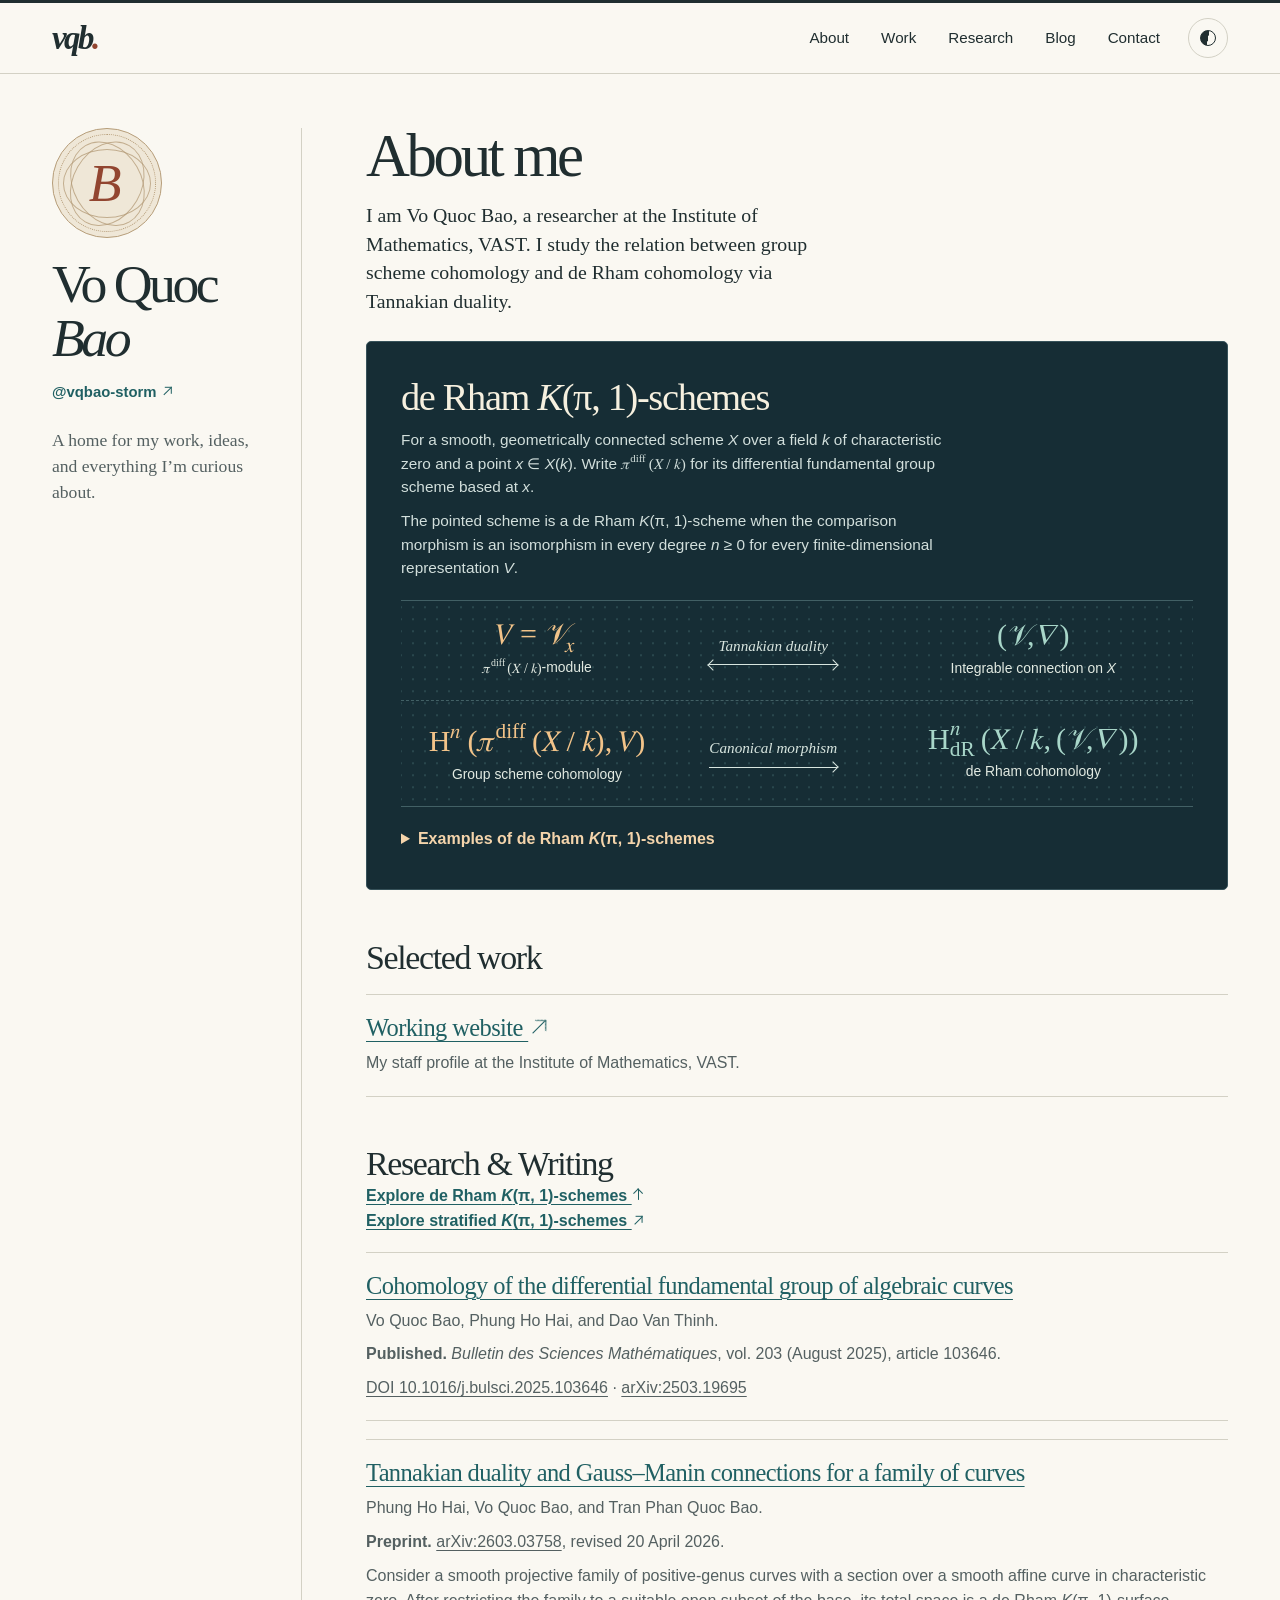
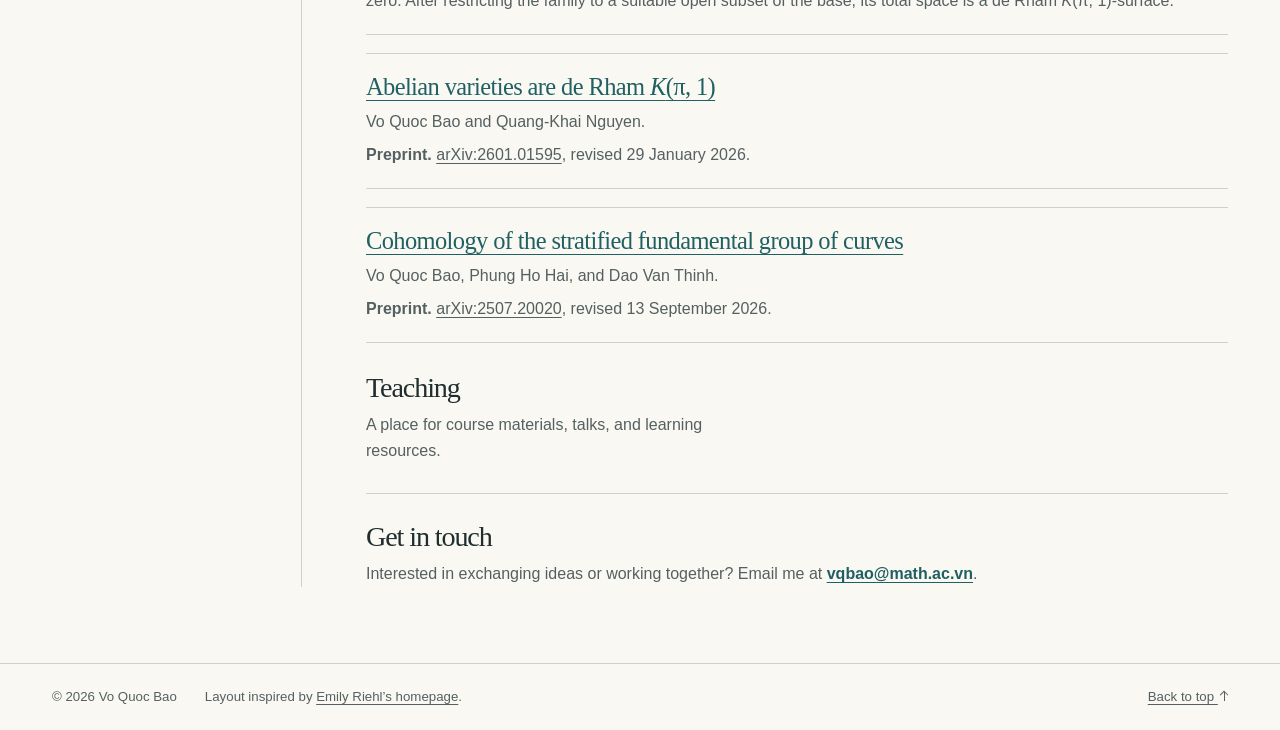
<file: index.html>
<!doctype html>
<html lang="en" id="top">
<head>
  <meta charset="utf-8">
  <meta name="viewport" content="width=device-width, initial-scale=1">
  <meta name="color-scheme" content="light dark">
  <meta name="description" content="Vo Quoc Bao’s personal website for mathematics, projects, research, and teaching.">
  <title>Vo Quoc Bao · Personal homepage</title>
  <link rel="icon" href="favicon.svg" type="image/svg+xml">
  <link rel="stylesheet" href="styles.css">
  <script src="main.js" defer></script>
</head>
<body>
  <a class="skip-link" href="#main">Skip to content</a>
  <header class="masthead">
    <div class="shell header-row">
      <a href="#top" class="signature" aria-label="Vo Quoc Bao, home">vqb<span>.</span></a>
      <nav id="navigation" class="site-nav" aria-label="Main navigation">
        <a href="#about">About</a>
        <a href="#work">Work</a>
        <a href="#publications">Research</a>
        <a href="#teaching">Blog</a>
        <a href="#contact">Contact</a>
      </nav>
      <div class="header-actions">
        <button class="theme-button" id="theme" type="button" aria-label="Switch color theme" title="Switch color theme" hidden>
          <span class="theme-icon" aria-hidden="true"></span>
        </button>
        <button class="menu-button" id="menu" type="button" aria-expanded="false" aria-controls="navigation" hidden>Menu</button>
      </div>
    </div>
  </header>

  <main class="layout shell" id="main">
    <header class="profile">
      <div class="profile-content">
        <div class="bookplate" aria-hidden="true">
          <span class="seal-ring"></span><span class="seal-ring"></span><span class="seal-ring"></span>
          <span class="seal-letter">B</span>
        </div>
        <div class="identity">
          <h1>Vo Quoc <em>Bao</em></h1>
          <a class="profile-link" href="https://github.com/vqbao-storm">@vqbao-storm <span class="link-arrow" aria-hidden="true"></span></a>
        </div>
        <p class="profile-note">A home for my work, ideas, and everything I’m curious about.</p>
      </div>
    </header>

    <div class="reading-column">
      <section id="about" aria-labelledby="about-title">
        <h2 id="about-title" class="opening-title">About me</h2>
        <p class="introduction">I am Vo Quoc Bao, a researcher at the Institute of Mathematics, VAST. I study the relation between group scheme cohomology and de Rham cohomology via Tannakian duality.</p>

        <figure class="comparison-plate" id="cohomology-comparison" aria-labelledby="comparison-title">
          <figcaption>
            <h3 id="comparison-title">de Rham <i>K</i>(π, 1)-schemes</h3>
            <p>For a smooth, geometrically connected scheme <i>X</i> over a field <i>k</i> of characteristic zero and a point <i>x</i> ∈ <i>X</i>(<i>k</i>). Write <math aria-label="pi diff of X over k"><msup><mi>π</mi><mtext>diff</mtext></msup><mo>(</mo><mi>X</mi><mo>/</mo><mi>k</mi><mo>)</mo></math> for its differential fundamental group scheme based at <i>x</i>.</p>
            <p>The pointed scheme is a de Rham <i>K</i>(π, 1)-scheme  when the comparison morphism is an isomorphism in every degree <i>n</i> ≥ 0 for every finite-dimensional representation <i>V</i>.</p>
          </figcaption>

          <div class="comparison-diagram">
            <div class="comparison-row">
              <div class="comparison-term">
                <math aria-label="V equals the fiber of the bundle script V at x"><mi>V</mi><mo>=</mo><msub><mi mathvariant="normal">𝒱</mi><mi>x</mi></msub></math>
                <span><math style="font-size: 1em; color: inherit" aria-label="pi diff of X over k"><msup><mi>π</mi><mtext>diff</mtext></msup><mo>(</mo><mi>X</mi><mo>/</mo><mi>k</mi><mo>)</mo></math>-module</span>
              </div>
              <div class="comparison-bridge"><span>Tannakian duality</span><i class="map-line two-way" aria-hidden="true"></i></div>
              <div class="comparison-term">
                <math aria-label="The bundle script V with integrable connection nabla"><mo>(</mo><mi mathvariant="normal">𝒱</mi><mo>,</mo><mi>∇</mi><mo>)</mo></math>
                <span>Integrable connection on <i>X</i></span>
              </div>
            </div>
            <div class="comparison-row">
              <div class="comparison-term">
                <math aria-label="Degree n group scheme cohomology of pi diff of X over k with coefficients in V"><msup><mi mathvariant="normal">H</mi><mi>n</mi></msup><mo>(</mo><msup><mi>π</mi><mtext>diff</mtext></msup><mo>(</mo><mi>X</mi><mo>/</mo><mi>k</mi><mo>)</mo><mo>,</mo><mi>V</mi><mo>)</mo></math>
                <span>Group scheme cohomology</span>
              </div>
              <div class="comparison-bridge"><span>Canonical morphism</span><i class="map-line" aria-hidden="true"></i></div>
              <div class="comparison-term">
                <math aria-label="Degree n de Rham cohomology of X over k with coefficients in script V and nabla"><msubsup><mi mathvariant="normal">H</mi><mtext>dR</mtext><mi>n</mi></msubsup><mo>(</mo><mi>X</mi><mo>/</mo><mi>k</mi><mo>,</mo><mo>(</mo><mi mathvariant="normal">𝒱</mi><mo>,</mo><mi>∇</mi><mo>)</mo><mo>)</mo></math>
                <span>de Rham cohomology</span>
              </div>
            </div>
          </div>

          <details class="comparison-example">
            <summary>Examples of de Rham <i>K</i>(π, 1)-schemes</summary>
            <p>Smooth projective curves of positive genus satisfy this property. See our <a href="#paper-curves">published article on algebraic curves</a>.</p>
            <p>Abelian varieties satisfy it in every dimension. See our <a href="#paper-abelian">preprint on abelian varieties</a>.</p>
            <p>Certain surfaces arising from families of positive-genus curves also satisfy it. See the hypotheses in our <a href="#paper-surfaces">preprint on Gauss–Manin connections</a>.</p>
          </details>
        </figure>
      </section>

      <section class="work-section" id="work" aria-labelledby="work-title">
        <h2 id="work-title">Selected work</h2>
        <article class="work-entry">
          <div>
            <h3><a href="https://math.ac.vn/staff/vo-quoc-bao">Working website <span class="link-arrow" aria-hidden="true"></span></a></h3>
            <p>My staff profile at the Institute of Mathematics, VAST.</p>
          </div>
        </article>
      </section>

      <section class="work-section" id="publications" aria-labelledby="publications-title">
        <h2 id="publications-title">Research &amp; Writing</h2>
        <p><a class="inline-link" href="#cohomology-comparison">Explore de Rham <i>K</i>(π, 1)-schemes <span class="link-arrow up" aria-hidden="true"></span></a></p>
        <p><a class="inline-link" href="stratified-k-pi-1.html">Explore stratified <i>K</i>(π, 1)-schemes <span class="link-arrow" aria-hidden="true"></span></a></p>

        <article class="work-entry" id="paper-curves">
          <h3><a href="https://doi.org/10.1016/j.bulsci.2025.103646">Cohomology of the differential fundamental group of algebraic curves</a></h3>
          <p>Vo Quoc Bao, Phung Ho Hai, and Dao Van Thinh.</p>
          <p><strong>Published.</strong> <cite>Bulletin des Sciences Mathématiques</cite>, vol. 203 (August 2025), article 103646.</p>
          <p><a href="https://doi.org/10.1016/j.bulsci.2025.103646">DOI 10.1016/j.bulsci.2025.103646</a> · <a href="https://arxiv.org/abs/2503.19695">arXiv:2503.19695</a></p>
        </article>

        <article class="work-entry" id="paper-surfaces">
          <h3><a href="https://arxiv.org/abs/2603.03758">Tannakian duality and Gauss–Manin connections for a family of curves</a></h3>
          <p>Phung Ho Hai, Vo Quoc Bao, and Tran Phan Quoc Bao.</p>
          <p><strong>Preprint.</strong> <a href="https://arxiv.org/abs/2603.03758">arXiv:2603.03758</a>, revised 20 April 2026.</p>
          <p>Consider a smooth projective family of positive-genus curves with a section over a smooth affine curve in characteristic zero. After restricting the family to a suitable open subset of the base, its total space is a de Rham <i>K</i>(π, 1)-surface.</p>
        </article>

        <article class="work-entry" id="paper-abelian">
          <h3><a href="https://arxiv.org/abs/2601.01595">Abelian varieties are de Rham <i>K</i>(π, 1)</a></h3>
          <p>Vo Quoc Bao and Quang-Khai Nguyen.</p>
          <p><strong>Preprint.</strong> <a href="https://arxiv.org/abs/2601.01595">arXiv:2601.01595</a>, revised 29 January 2026.</p>
        </article>

        <article class="work-entry" id="paper-stratified-curves">
          <h3><a href="https://arxiv.org/abs/2507.20020">Cohomology of the stratified fundamental group of curves</a></h3>
          <p>Vo Quoc Bao, Phung Ho Hai, and Dao Van Thinh.</p>
          <p><strong>Preprint.</strong> <a href="https://arxiv.org/abs/2507.20020">arXiv:2507.20020</a>, revised 13 September 2026.</p>
        </article>
      </section>

      <div class="academic-sections">
        <section id="teaching" aria-labelledby="teaching-title">
          <h2 id="teaching-title">Teaching</h2>
          <p>A place for course materials, talks, and learning resources.</p>
        </section>
      </div>

      <section class="contact" id="contact" aria-labelledby="contact-title">
        <h2 id="contact-title">Get in touch</h2>
        <p>Interested in exchanging ideas or working together? Email me at <a class="inline-link" href="mailto:vqbao@math.ac.vn">vqbao@math.ac.vn</a>.</p>
      </section>
    </div>
  </main>

  <footer class="footer">
    <div class="shell footer-row">
      <span>© <span id="year">2026</span> Vo Quoc Bao</span>
      <span>Layout inspired by <a href="https://emilyriehl.github.io/">Emily Riehl’s homepage</a>.</span>
      <a class="back-link" href="#top">Back to top <span class="link-arrow up" aria-hidden="true"></span></a>
    </div>
  </footer>
</body>
</html>
</file>
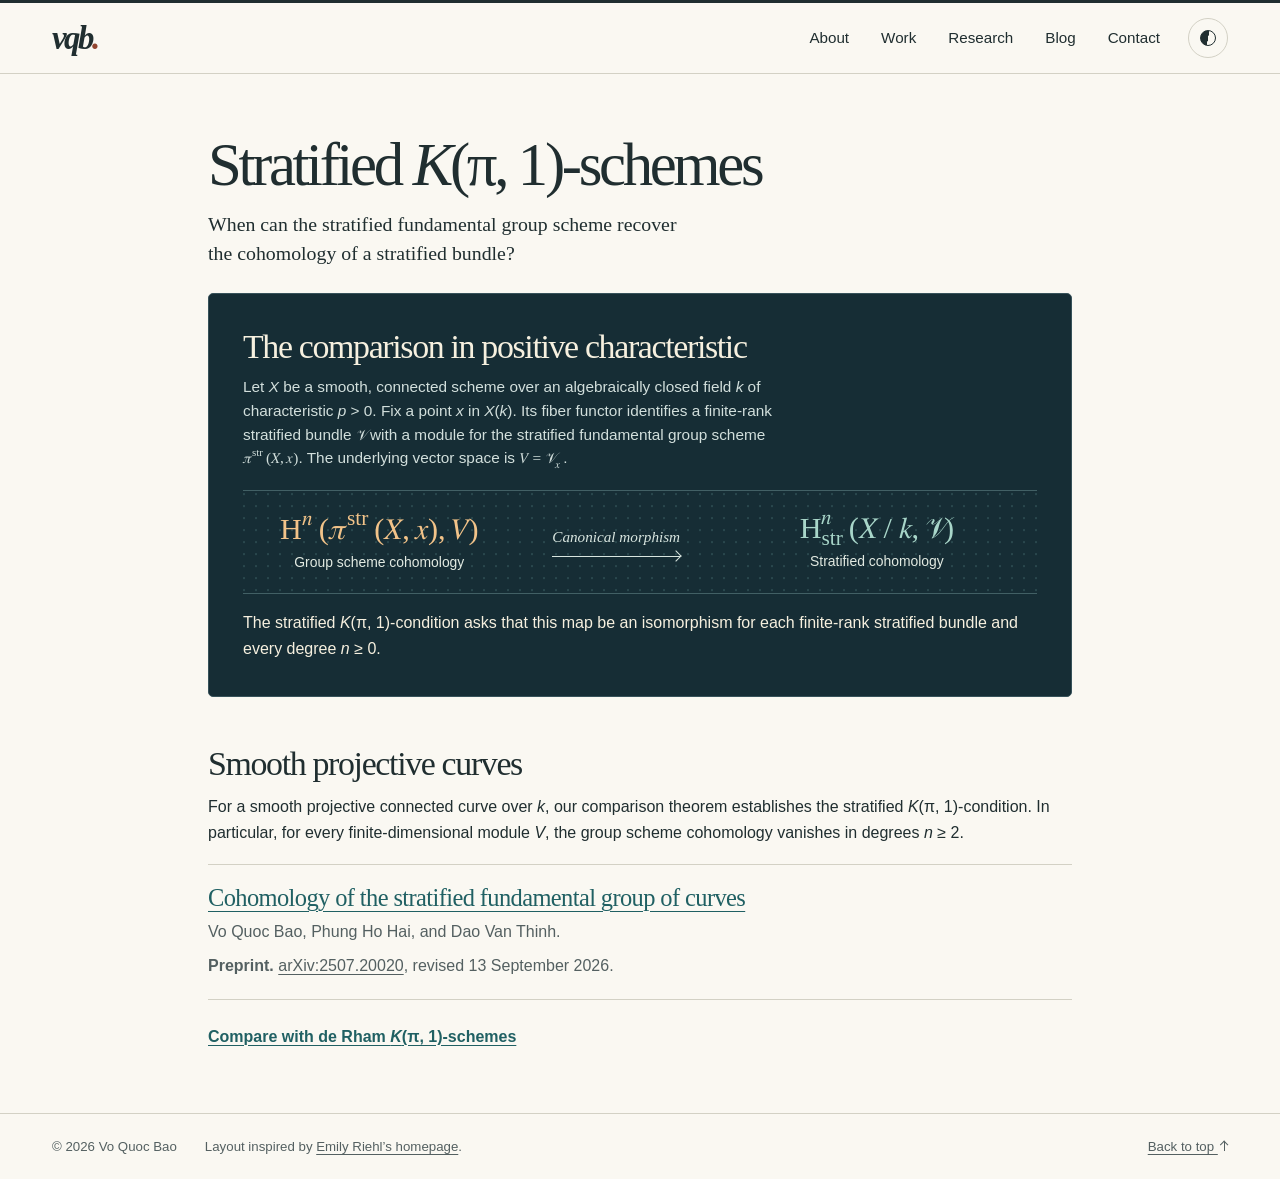
<file: stratified-k-pi-1.html>
<!doctype html>
<html lang="en" id="top">
<head>
  <meta charset="utf-8">
  <meta name="viewport" content="width=device-width, initial-scale=1">
  <meta name="color-scheme" content="light dark">
  <meta name="description" content="Stratified bundles in positive characteristic and their cohomology on smooth projective curves.">
  <title>Stratified K(π, 1)-schemes · Vo Quoc Bao</title>
  <link rel="icon" href="favicon.svg" type="image/svg+xml">
  <link rel="stylesheet" href="styles.css">
  <script src="main.js" defer></script>
</head>
<body>
  <a class="skip-link" href="#main">Skip to content</a>
  <header class="masthead">
    <div class="shell header-row">
      <a href="index.html" class="signature" aria-label="Vo Quoc Bao, home">vqb<span>.</span></a>
      <nav id="navigation" class="site-nav" aria-label="Main navigation">
        <a href="index.html#about">About</a>
        <a href="index.html#work">Work</a>
        <a href="index.html#publications">Research</a>
        <a href="index.html#teaching">Blog</a>
        <a href="index.html#contact">Contact</a>
      </nav>
      <div class="header-actions">
        <button class="theme-button" id="theme" type="button" aria-label="Switch color theme" title="Switch color theme" hidden>
          <span class="theme-icon" aria-hidden="true"></span>
        </button>
        <button class="menu-button" id="menu" type="button" aria-expanded="false" aria-controls="navigation" hidden>Menu</button>
      </div>
    </div>
  </header>

  <main id="main" class="shell" style="max-width: 54rem; padding-block: clamp(2rem, 5vw, 4rem)">
    <h1 class="opening-title">Stratified <i>K</i>(π, 1)-schemes</h1>
    <p class="introduction">When can the stratified fundamental group scheme recover the cohomology of a stratified bundle?</p>

    <figure class="comparison-plate" aria-labelledby="stratified-comparison">
      <figcaption>
        <h2 id="stratified-comparison">The comparison in positive characteristic</h2>
        <p>Let <i>X</i> be a smooth, connected scheme over an algebraically closed field <i>k</i> of characteristic <i>p</i> &gt; 0. Fix a point <i>x</i> in <i>X</i>(<i>k</i>). Its fiber functor identifies a finite-rank stratified bundle 𝒱 with a module for the stratified fundamental group scheme <math aria-label="pi str of X based at x"><msup><mi>π</mi><mtext>str</mtext></msup><mo>(</mo><mi>X</mi><mo>,</mo><mi>x</mi><mo>)</mo></math>. The underlying vector space is <math aria-label="V equals the fiber of script V at x"><mi>V</mi><mo>=</mo><msub><mi mathvariant="normal">𝒱</mi><mi>x</mi></msub></math>.</p>
      </figcaption>
      <div class="comparison-diagram">
        <div class="comparison-row">
          <div class="comparison-term">
            <math aria-label="Degree n group scheme cohomology with coefficients in V"><msup><mi mathvariant="normal">H</mi><mi>n</mi></msup><mo>(</mo><msup><mi>π</mi><mtext>str</mtext></msup><mo>(</mo><mi>X</mi><mo>,</mo><mi>x</mi><mo>)</mo><mo>,</mo><mi>V</mi><mo>)</mo></math>
            <span>Group scheme cohomology</span>
          </div>
          <div class="comparison-bridge"><span>Canonical morphism</span><i class="map-line" aria-hidden="true"></i></div>
          <div class="comparison-term">
            <math aria-label="Degree n stratified cohomology of X over k with coefficients in script V"><msubsup><mi mathvariant="normal">H</mi><mtext>str</mtext><mi>n</mi></msubsup><mo>(</mo><mi>X</mi><mo>/</mo><mi>k</mi><mo>,</mo><mi mathvariant="normal">𝒱</mi><mo>)</mo></math>
            <span>Stratified cohomology</span>
          </div>
        </div>
      </div>
      <p style="margin-top: 1rem">The stratified <i>K</i>(π, 1)-condition asks that this map be an isomorphism for each finite-rank stratified bundle and every degree <i>n</i> ≥ 0.</p>
    </figure>

    <section class="work-section" aria-labelledby="curve-result">
      <h2 id="curve-result">Smooth projective curves</h2>
      <p style="margin-top: .75rem">For a smooth projective connected curve over <i>k</i>, our comparison theorem establishes the stratified <i>K</i>(π, 1)-condition. In particular, for every finite-dimensional module <i>V</i>, the group scheme cohomology vanishes in degrees <i>n</i> ≥ 2.</p>
        <article class="work-entry" id="paper-stratified-curves">
          <h3><a href="https://arxiv.org/abs/2507.20020">Cohomology of the stratified fundamental group of curves</a></h3>
          <p>Vo Quoc Bao, Phung Ho Hai, and Dao Van Thinh.</p>
          <p><strong>Preprint.</strong> <a href="https://arxiv.org/abs/2507.20020">arXiv:2507.20020</a>, revised 13 September 2026.</p>
        </article>
    </section>
    <p style="margin-top: 1.5rem"><a class="inline-link" href="index.html#cohomology-comparison">Compare with de Rham <i>K</i>(π, 1)-schemes</a></p>
  </main>

  <footer class="footer">
    <div class="shell footer-row">
      <span>© <span id="year">2026</span> Vo Quoc Bao</span>
      <span>Layout inspired by <a href="https://emilyriehl.github.io/">Emily Riehl’s homepage</a>.</span>
      <a class="back-link" href="#top">Back to top <span class="link-arrow up" aria-hidden="true"></span></a>
    </div>
  </footer>
</body>
</html>
</file>
<file: styles.css>
:root {
  color-scheme: light;
  --paper: #faf8f2;
  --ink: #202e30;
  --muted: #546061;
  --rule: #d3d1c5;
  --accent: #924530;
  --link: #206063;
  --seal-paper: #efe7d7;
  --seal-line: #b59c78;
  --serif: "STIX Two Text", "Iowan Old Style", "Palatino Linotype", Georgia, serif;
  --sans: "Source Sans 3", "Segoe UI", Arial, sans-serif;
}
:root[data-theme="dark"] {
  color-scheme: dark;
  --paper: #192526;
  --ink: #f0ede2;
  --muted: #bdc8c4;
  --rule: #405050;
  --accent: #edab8c;
  --link: #91d3c8;
  --seal-paper: #2d3532;
  --seal-line: #9d8b73;
}
@media (prefers-color-scheme: dark) {
  :root:not([data-theme]) {
    color-scheme: dark;
    --paper: #192526;
    --ink: #f0ede2;
    --muted: #bdc8c4;
    --rule: #405050;
    --accent: #edab8c;
    --link: #91d3c8;
    --seal-paper: #2d3532;
    --seal-line: #9d8b73;
  }
}

* { box-sizing: border-box; }
html { scroll-padding-top: 2rem; }
body {
  margin: 0;
  background: var(--paper);
  color: var(--ink);
  font: 1rem/1.6 var(--sans);
  -webkit-text-size-adjust: 100%;
}
[hidden] { display: none !important; }
h1, h2, h3, p, figure { margin: 0; }
h1, h2, h3 {
  font-family: var(--serif);
  font-weight: 400;
  line-height: 1.1;
  text-wrap: balance;
}
h2 { font-size: clamp(1.8rem, 2.65vw, 2.45rem); letter-spacing: -.04em; }
a { color: inherit; text-underline-offset: .21em; text-decoration-thickness: 1px; }
a:hover { color: var(--accent); }
:focus-visible { outline: 2px solid var(--link); outline-offset: 4px; }
button { font-family: inherit; }
.shell { width: min(1176px, calc(100% - 88px)); margin-inline: auto; }
.visually-hidden, .skip-link:not(:focus) {
  position: absolute;
  width: 1px;
  height: 1px;
  padding: 0;
  overflow: hidden;
  clip-path: inset(50%);
  white-space: nowrap;
}
.skip-link:focus {
  position: fixed;
  inset: .6rem auto auto 1rem;
  z-index: 5;
  padding: .5rem 1rem;
  background: var(--paper);
}

/* The masthead and profile stay separate from the reading column. */
.masthead { border-top: 3px solid var(--ink); border-bottom: 1px solid var(--rule); }
.header-row { display: flex; align-items: center; min-height: 70px; gap: 28px; }
.signature {
  margin-right: auto;
  color: var(--ink);
  font: italic 600 2.05rem/1 var(--serif);
  letter-spacing: -.075em;
  text-decoration: none;
}
.signature span { color: var(--accent); }
.site-nav, .header-actions { display: flex; align-items: center; }
.site-nav { gap: clamp(18px, 2.5vw, 34px); flex-wrap: wrap; }
.site-nav a {
  padding-block: 7px;
  font-size: .95rem;
  text-decoration: none;
}
.site-nav a:hover, .site-nav a:focus-visible { text-decoration: underline; }
.header-actions { gap: 8px; }
.theme-button, .menu-button {
  display: inline-grid;
  place-items: center;
  min-width: 40px;
  height: 40px;
  margin: 0;
  padding: 0 10px;
  border: 1px solid var(--rule);
  border-radius: 50%;
  background: transparent;
  color: var(--ink);
  cursor: pointer;
}
.theme-button:hover, .menu-button:hover { border-color: var(--muted); }
.theme-icon {
  width: 16px;
  height: 16px;
  border: 1.4px solid currentColor;
  border-radius: 50%;
  background: linear-gradient(100deg, currentColor 50%, transparent 51%);
}
.menu-button { border-radius: 5px; padding-inline: 13px; font-size: .92rem; }

.layout {
  display: grid;
  grid-template-columns: clamp(190px, 20vw, 250px) minmax(0, 1fr);
  gap: clamp(36px, 5vw, 75px);
  padding-block: clamp(34px, 4.25vw, 64px) clamp(45px, 6vw, 82px);
}
.profile { border-right: 1px solid var(--rule); padding-right: clamp(18px, 2.5vw, 36px); }
.profile-content { position: sticky; top: 32px; }
.bookplate {
  position: relative;
  display: grid;
  place-items: center;
  isolation: isolate;
  width: 110px;
  aspect-ratio: 1;
  border-radius: 50%;
  border: 1px solid var(--seal-line);
  background: var(--seal-paper);
  color: var(--accent);
}
.bookplate::before {
  content: "";
  position: absolute;
  inset: 5px;
  border: 1px dotted var(--seal-line);
  border-radius: inherit;
}
.seal-ring {
  position: absolute;
  inset: 18% 9%;
  border: 1px solid var(--seal-line);
  border-radius: 50%;
  opacity: .76;
}
.seal-ring:nth-child(2) { transform: rotate(60deg); }
.seal-ring:nth-child(3) { transform: rotate(120deg); }
.seal-letter { z-index: 1; font: italic 3.35rem/1 var(--serif); padding-right: .07em; }
.identity { margin-top: 20px; }
.identity h1 {
  font-size: clamp(2.65rem, 4.2vw, 3.9rem);
  line-height: .99;
  letter-spacing: -.065em;
}
.identity h1 em { display: block; }
.profile-link {
  display: inline-block;
  margin-top: 16px;
  color: var(--link);
  font-size: .93rem;
  font-weight: 600;
  text-decoration: none;
}
.profile-link:hover { text-decoration: underline; }
.profile-note {
  max-width: 24ch;
  margin-top: 22px;
  color: var(--muted);
  font: 1.1rem/1.48 var(--serif);
}
.reading-column { min-width: 0; }
.opening-title {
  margin-top: -.06em;
  font-size: clamp(2.7rem, 4.75vw, 4.25rem);
  line-height: 1.02;
  letter-spacing: -.055em;
}
.introduction {
  max-width: 48ch;
  margin-top: 14px;
  margin-bottom: 25px;
  font: clamp(1.15rem, 1.55vw, 1.4rem)/1.45 var(--serif);
}

/* Two rows separate the equivalence of coefficients from the cohomology map. */
.comparison-plate {
  --plate-line: #426065;
  --plate-gold: #f2c389;
  --plate-jade: #a8d6c9;
  container-type: inline-size;
  color: #f6f0df;
  background: #162d35;
  border: 1px solid #37525a;
  border-radius: 5px;
  padding: clamp(18px, 3vw, 34px);
}
.comparison-plate figcaption h3 {
  font-size: clamp(1.75rem, 3vw, 2.65rem);
  letter-spacing: -.035em;
}
.comparison-plate figcaption p, .comparison-example p {
  color: #d2dfdc;
  max-width: 65ch;
  font-size: .96rem;
  line-height: 1.55;
  margin-top: .6rem;
}
.comparison-diagram {
  margin-top: 1.25rem;
  border-block: 1px solid var(--plate-line);
  background: radial-gradient(circle, #29474d .72px, transparent .92px) 50% / 12px 12px;
}
.comparison-row {
  display: grid;
  grid-template-columns: minmax(0, 1fr) minmax(7.6rem, .7fr) minmax(0, 1.18fr);
  align-items: center;
  gap: 12px;
  padding: 22px 4px;
}
.comparison-row + .comparison-row { border-top: 1px dashed var(--plate-line); }
.comparison-term, .comparison-bridge { text-align: center; }
.comparison-term math { color: var(--plate-gold); font-size: clamp(1.35rem, 3.8cqi, 2rem); }
.comparison-term:last-child math { color: var(--plate-jade); }
.comparison-term > span {
  display: block;
  margin-top: 6px;
  font: .87rem/1.35 var(--sans);
  color: #e2eae2;
}
.comparison-bridge {
  display: flex;
  flex-direction: column;
  align-items: center;
  gap: 9px;
  color: #d8e5df;
  font: italic .95rem/1.28 var(--serif);
}
.map-line {
  display: block;
  position: relative;
  width: min(100%, 8rem);
  height: 1px;
  background: currentColor;
}
.map-line::after, .map-line.two-way::before {
  position: absolute;
  content: "";
  width: 7px;
  height: 7px;
  top: 50%;
  border-top: 1px solid;
  border-right: 1px solid;
}
.map-line::after { right: 0; transform: translateY(-50%) rotate(45deg); }
.map-line.two-way::before { left: 0; transform: translateY(-50%) rotate(-135deg); }
.comparison-example { margin-top: 15px; }
.comparison-example summary {
  width: fit-content;
  padding-block: 4px;
  cursor: pointer;
  font-weight: 600;
  color: #f4d4ab;
}
.comparison-example a { color: var(--plate-jade); font-size: .94rem; }
.comparison-example summary:hover, .comparison-example a:hover { color: white; }
.comparison-example :focus-visible { outline-color: var(--plate-gold); }
@container (max-width: 34rem) {
  .comparison-row { grid-template-columns: minmax(0, 1fr) 2rem minmax(0, 1.28fr); gap: 5px; padding: 14px 0 18px; }
  .comparison-bridge { display: contents; }
  .comparison-bridge span { grid-row: 1; grid-column: 1 / -1; margin-bottom: 4px; }
  .comparison-term { grid-row: 2; grid-column: 1; }
  .comparison-term:last-child { grid-column: 3; }
  .comparison-term math { font-size: clamp(1rem, 4cqi, 1.45rem); }
  .map-line { grid-row: 2; grid-column: 2; }
}
@container (max-width: 23rem) {
  .comparison-row { grid-template-columns: 1fr; gap: 9px; }
  .comparison-term, .comparison-term:last-child { grid-column: 1; grid-row: auto; }
  .comparison-bridge { display: flex; flex-direction: row; justify-content: center; gap: 12px; padding: 6px 0; }
  .comparison-bridge span { margin: 0; }
  .map-line { width: 15px; transform: rotate(90deg); }
}

.work-section { padding-top: clamp(32px, 3.8vw, 56px); }
.work-entry { margin-top: 18px; border-block: 1px solid var(--rule); padding: 20px 0; }
.work-entry h3 { font-size: 1.53rem; letter-spacing: -.025em; }
.work-entry h3 a { color: var(--link); }
.work-entry h3 a:hover { color: var(--accent); }
/* Draw link arrows so they also display with narrow symbol font coverage. */
.link-arrow {
  display: inline-block;
  position: relative;
  width: .68em;
  height: .68em;
  margin-left: .09em;
  vertical-align: .03em;
  transform: rotate(-45deg);
}
.link-arrow::before, .link-arrow::after { content: ""; position: absolute; }
.link-arrow::before { left: 0; right: 0; top: 50%; border-top: 1.4px solid; }
.link-arrow::after {
  right: 0;
  top: 50%;
  width: .40em;
  height: .40em;
  border-right: 1.4px solid;
  border-top: 1.4px solid;
  transform: translateY(-45%) rotate(45deg);
}
.link-arrow.up { transform: rotate(-90deg); }
.work-entry p, .academic-sections p, .contact p { margin-top: 8px; color: var(--muted); }
.academic-sections {
  display: grid;
  grid-template-columns: 1fr 1fr;
  gap: clamp(25px, 3.5vw, 54px);
  padding-block: 30px;
}
.academic-sections > section + section { border-left: 1px solid var(--rule); padding-left: clamp(25px, 3.5vw, 54px); }
.academic-sections h2, .contact h2 { font-size: clamp(1.55rem, 2.2vw, 2rem); }
.inline-link { color: var(--link); font-weight: 600; }
.academic-sections .inline-link { display: inline-block; margin-top: 10px; }
.contact { border-top: 1px solid var(--rule); padding-top: 28px; }
.footer { border-top: 1px solid var(--rule); }
.footer-row {
  display: flex;
  align-items: baseline;
  flex-wrap: wrap;
  gap: 10px 28px;
  padding-block: 22px;
  color: var(--muted);
  font-size: .83rem;
}
.back-link { margin-left: auto; }

@media (max-width: 900px) {
  .shell { width: calc(100% - 48px); }
  .layout { grid-template-columns: 164px minmax(0, 1fr); gap: 28px; }
  .bookplate { width: 88px; }
  .seal-letter { font-size: 2.8rem; }
  .profile-note { font-size: 1rem; }
}
@media (max-width: 760px) {
  .layout { display: block; }
  .profile { border-right: 0; border-bottom: 1px solid var(--rule); padding: 0 0 22px; margin-bottom: 25px; }
  .profile-content {
    position: static;
    display: grid;
    grid-template-columns: auto 1fr;
    align-items: center;
    gap: 8px 20px;
  }
  .bookplate { width: 74px; grid-row: 1 / 3; }
  .seal-letter { font-size: 2.3rem; }
  .identity { margin: 0; }
  .identity h1 { font-size: 2.25rem; }
  .identity h1 em { display: inline; }
  .profile-link { margin-top: 6px; }
  .profile-note { margin: 0; max-width: 52ch; grid-column: 2; }
}
@media (max-width: 650px) {
  .shell { width: calc(100% - 36px); }
  .header-row { flex-wrap: wrap; gap: 0 12px; min-height: 60px; }
  .signature { padding-block: 10px; }
  .site-nav { width: 100%; order: 3; padding-bottom: 8px; gap: 2px 17px; }
  .layout { padding-top: 23px; }
}
@media (max-width: 520px) {
  .academic-sections { grid-template-columns: 1fr; gap: 20px; padding-block: 22px; }
  .academic-sections > section + section { border-left: 0; border-top: 1px solid var(--rule); padding: 18px 0 0; }
  .footer-row { display: grid; gap: 7px; }
  .back-link { margin: 0; justify-self: start; }
}
@media (max-width: 370px) {
  .profile-content { gap: 6px 12px; }
  .bookplate { width: 60px; grid-row: 1; }
  .seal-letter { font-size: 1.95rem; }
  .profile-note { grid-column: 1 / -1; }
  .identity h1 { font-size: 1.95rem; }
}
@media print {
  :root, :root[data-theme="dark"] {
    --paper: white; --ink: black; --muted: #333; --link: #154647; --rule: #bbb;
  }
  .masthead, .header-actions, .back-link, .bookplate { display: none; }
  .shell { width: 100%; }
  .layout { display: block; padding: 0; }
  .profile { border: 0; padding: 0; margin-bottom: 1.5rem; }
  .profile-content { position: static; display: block; }
  .identity h1 em { display: inline; }
  .comparison-plate { break-inside: avoid; print-color-adjust: exact; }
}
</file>
